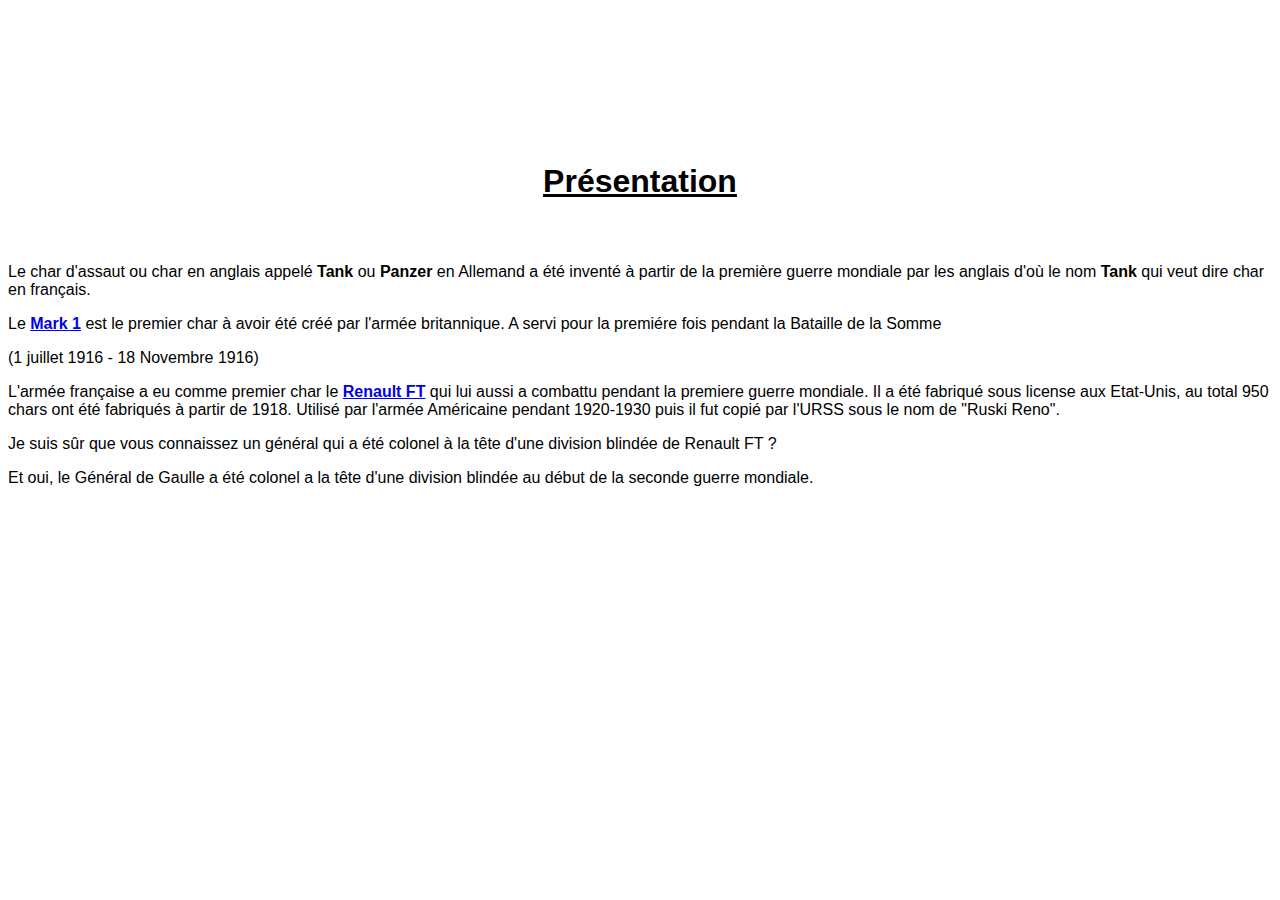
<file: Chars.html>
<html>
    <head>
        <title>Les Chars</title>
    </head>
   
    <body>


        <link rel="stylesheet" href="TPHTMLFINAL.css">

        <nav>
            <ul>
                <li><a href="Accueil.html">Accueil</a>
                <li><a href="Chars.html">L'histoire des chars</a>
                 <li id="deroulant"><a href="#">CV &ensp;</a>
                    <ul id="sous">
                        <li><a href="CVFR.html">CV Version Française</a></li>
                        <li><a href="CVEN.html">CV Version Anglaise</a></li>
                    </ul>
                <li><a href="">Contact</a></li>
                </li>
            </ul>
        </nav>
        

    <div class="présentationchars">
    
    <div class="présentation">
    <h1>
        <u>Présentation</u>
    </h1>
    </div>
    
    <article>
    
        <p> Le char d'assaut ou char en anglais appelé <b>Tank</b> ou <b>Panzer</b> en Allemand a été 
        inventé à partir de la première guerre mondiale par les anglais d'où le nom <b>Tank</b> qui veut dire char en français.
        </p>
    
    </article>
    
    </div>

    <div class="mark">

    <article>
    <p> Le <a href="Mark1.html"><b>Mark 1</b></a> est le premier char à avoir été créé par l'armée britannique.
        A servi pour la premiére fois pendant la Bataille de la Somme<p>(1 juillet 1916 - 18 Novembre 1916)</p>
    </p>
    </article>
    
    <article>
    <p>
        L'armée française a eu comme premier char le <a href="RenaultFT.html"><b>Renault FT</b></a> qui lui aussi a combattu pendant
        la premiere guerre mondiale. Il a été fabriqué sous license aux Etat-Unis, au total 950 chars ont été fabriqués
        à partir de 1918. Utilisé par l'armée Américaine pendant 1920-1930 puis il fut copié 
        par l'URSS sous le nom de "Ruski Reno". 
        <p>Je suis sûr que vous connaissez un général qui a été colonel à la tête d'une division blindée de Renault FT ?<p>
        Et oui, le Général de Gaulle a été colonel a la tête d'une division blindée au début de la seconde guerre mondiale.
    </p>
    </article>
    
    </div>

        
    </body>

</html>
</file>
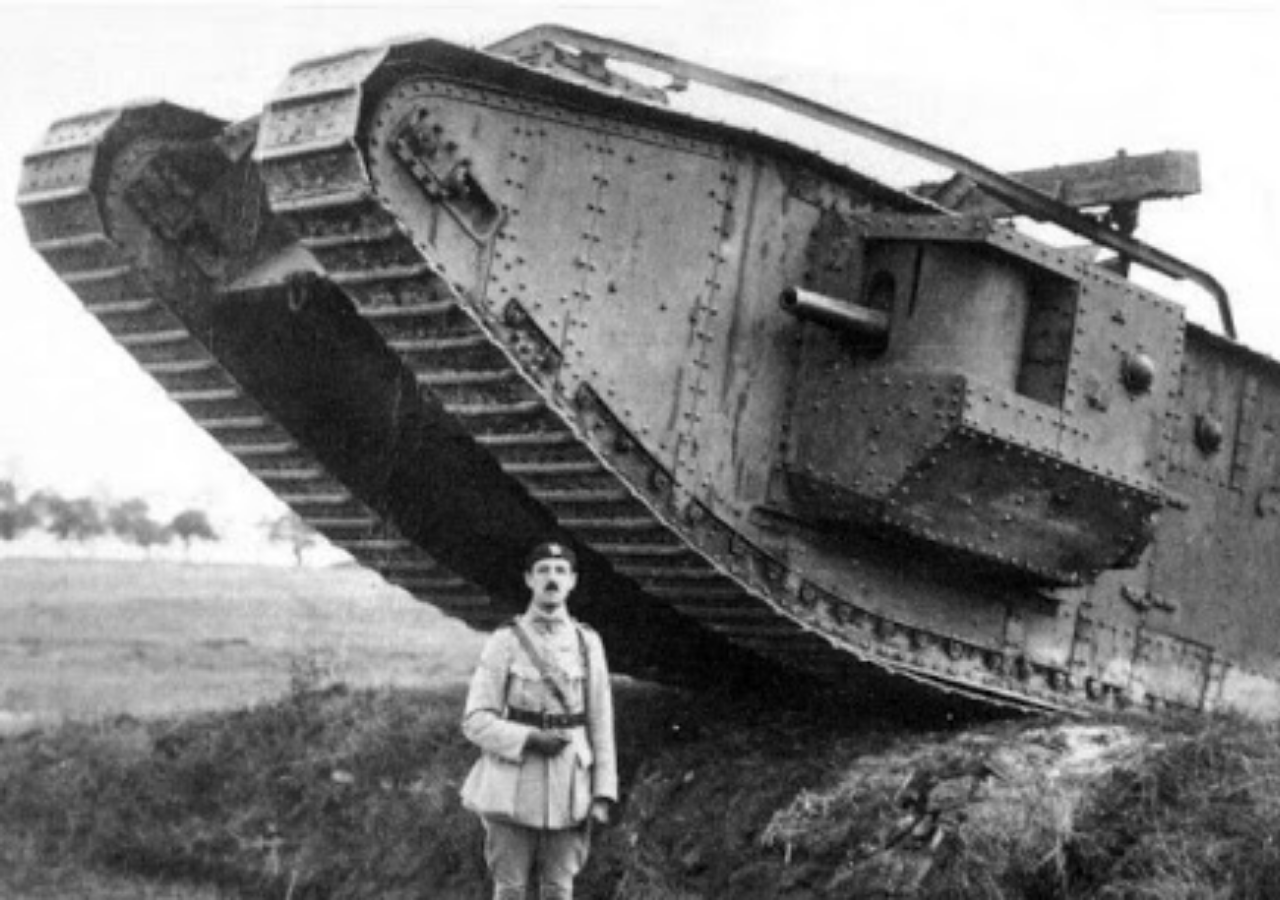
<file: Mark1.html>
<html>

<head>
    <title>Mark 1</title>
</head>

<body>

    <link rel="stylesheet" href="Mark1.css">
    <iframe width="560" height="315" src="https://www.youtube.com/embed/a8Jq5lagUOw" 
    frameborder="0" allow="accelerometer; autoplay; clipboard-write; encrypted-media; gyroscope; picture-in-picture" 
    allowfullscreen></iframe>

</body>

</html>
</file>
<file: TPHTMLFINAL.css>
.présentation{
    text-align:center; /* text-align:center; sert à centrer le texte sur la page web */
    font-size:16px;
    margin:5%; /* margin correspond à la marge */
}

header, footer {
    width: 100%;
    padding: 20px 0px;
    text-align: center;
    color:#fff;
}

#menu {
    background-color:#000; /* background-color sert à mettre un couleur en arriére plan */
    width:1430px;
    display:flex; /* display sert à définir le type d'affichage */
    justify-content:center; /* justify-content permet de répartir l'espace */
    flex-direction:column; /* flex-direction permet de définir la place des éléments flexibles */
    height:50px;
} 

#menu1 {
    text-align:left; /* mettre le texte sur la gauche */
} 

.expérienceprofessionnelles {  
    text-align:center;             
    font-size: 16px;
}

.cv { 
    text-align:center;
    font-size: 16px;
    display:flex;                   
    justify-content:center;         
    flex-direction:column;
}

* {

    font-family: Arial, Helvetica, sans-serif; /* Caractére d'écriture */
}

nav {
    width:100%;
    margin:0 auto;
    background-color:#000;
    position:sticky; /* position permet de définir la position */
    opacity: 0px; /* opacity sert à rendre transparent un élément */
}

nav ul {
    list-style-type: none; /* list-style-type permet de définir l'apparence de la puce d'un élément de la liste */
    padding:0px; /* padding permet de définir les différents écarts de remplissage */
    margin:0px;
}

nav li {
    display:inline-block;
    width:100px;
    height:100px;
    margin:0px;
    padding:0px;
    text-align:center;
    line-height:40px; /* line-height permet de définir la hauteur de la boite d'une ligne */
}

nav li a {
    color:#fff;
}

nav ul li {
    float:left; 
    width:25%;
    text-align:center;
}

nav a {
    display:block;
    text-decoration:none;
    color:#000;
    border-bottom:2px solid transparent;
    padding:10px 0px;
}

nav a:hover {
    border-bottom:2px solid #999;
}

#sous {     
    display:none;
    background-color:#999;  
}

nav > ul li:hover #sous {
    display:block;   
}

#sous li {
    float:none;
    width:100%;
    text-align:left;
}

#sous a {
    padding:10px;
    border-bottom:none;
}

#sous a:hover {
    border-bottom:none;
    background-color:RGBa(200,200,200,0.1);
}

.char {
    padding: 10px;
    color:#fff;
}

form {
    margin: 0 auto;
    height: 100%;
    padding: 1em;
    text-align: center;
}
  
form div + div {
    margin-top: 1em; /* margin-top correspond à la marge se trouvant à gauche */
}
  
label {
    display: inline-block;
    width: 90px;
    text-align: right;
    color:#000;
}
  
input, textarea {
    font: 1em sans-serif;
    width: 300px;
    box-sizing: border-box;
    border: 1px solid #999; /* border sert à créer une bordure */
}
  
textarea {
    vertical-align: top;
    height: 10em;
}
  
.button {
    padding-left: 90px; /* padding permet de définir les différents écarts de remplissage se trouvant à gauche */
    margin-left: .5em; /* margin-left correspond à la marge se trouvant à gauche */
}

html {
    background-image:url(https://images6.alphacoders.com/845/845878.jpg);
    background-size:cover;
    background-repeat:no-repeat;
}
</file>
<file: Mark1.css>
body {
    background-image:url(Images/Mark\ 1.jpg );
    background-size:cover;
    background-repeat:no-repeat;
}
</file>
